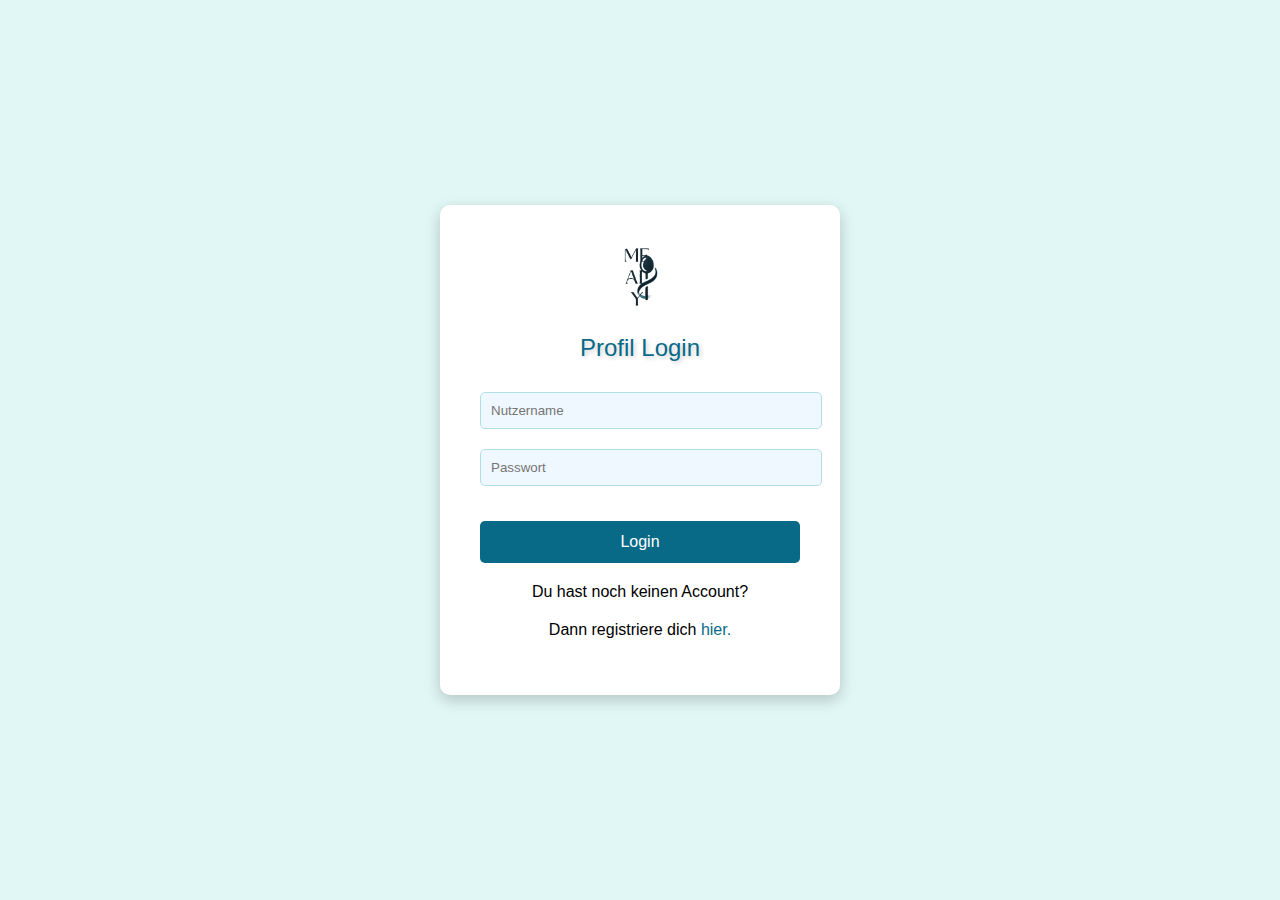
<file: Frontend/mosbach-tasks-web-main/public/index.html>
<!DOCTYPE html>
<html>
<head>
    <meta charset="utf-8" />
    <meta http-equiv="refresh" content="0; url=tasks/Login.html" />
    <title>Mealy</title>
</head>
<body>
<script>location.replace("tasks/Login.html");</script>
</body>
</html>
</file>
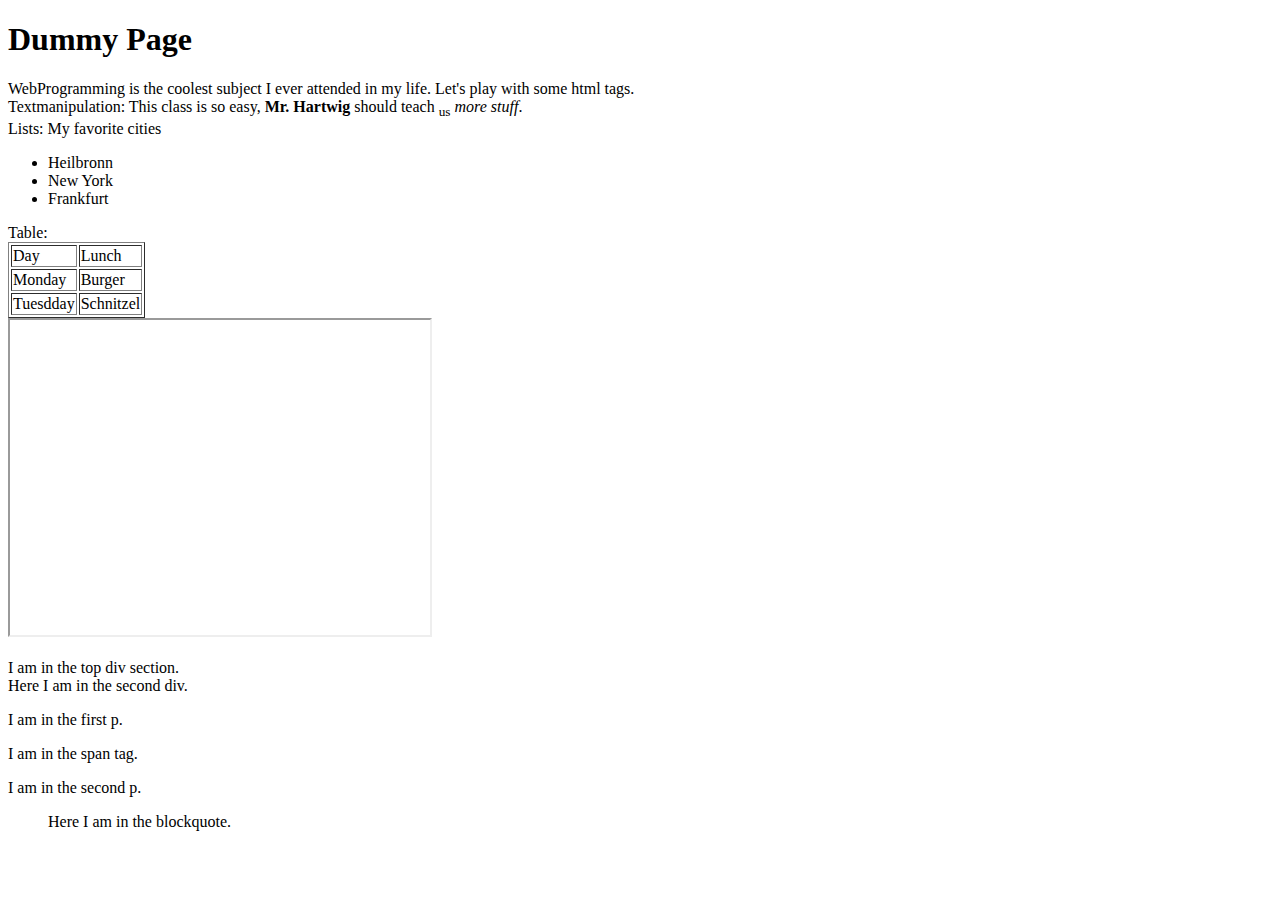
<file: Frontend/mosbach-tasks-web-main/public/dummy/DummyPage.html>
<!DOCTYPE html>
<html>
<head>
<meta charset="UTF-8">
<title>Mosbach Task Organizer</title>
</head>

<body>

<h1>Dummy Page</h1>

WebProgramming is the coolest subject I ever attended in my life.

Let's play with some html tags.<br/>
Textmanipulation: This class is so easy, <b>Mr. Hartwig</b> should
teach <sub>us</sub> <em>more stuff</em>.<br/>
Lists: My favorite cities<br/>
<ul>
    <li>Heilbronn</li>
    <li>New York</li>
    <li>Frankfurt</li>
</ul>
Table: <br/>
<table border="true">
    <thead>
        <td>Day</td><td>Lunch</td>
    </thead>
    <tbody>
        <tr>
            <td>Monday</td><td>Burger</td>
        </tr>
        <tr>
            <td>Tuesdday</td><td>Schnitzel</td>
        </tr>
    </tbody>
</table>

<iframe width="420" height="315"
        src="https://www.youtube.com/embed/tgbNymZ7vqY">
</iframe>

<br/><br/>

<div>
    I am in the top div section.
    <div>
        Here I am in the second div.
        <p>I am in the first p.</p>
        <span>I am in the span tag.</span>
        <p>I am in the second p.</p>
    </div>
    <blockquote>
        Here I am in the blockquote.
    </blockquote>
</div>






</body>
</html>
</file>
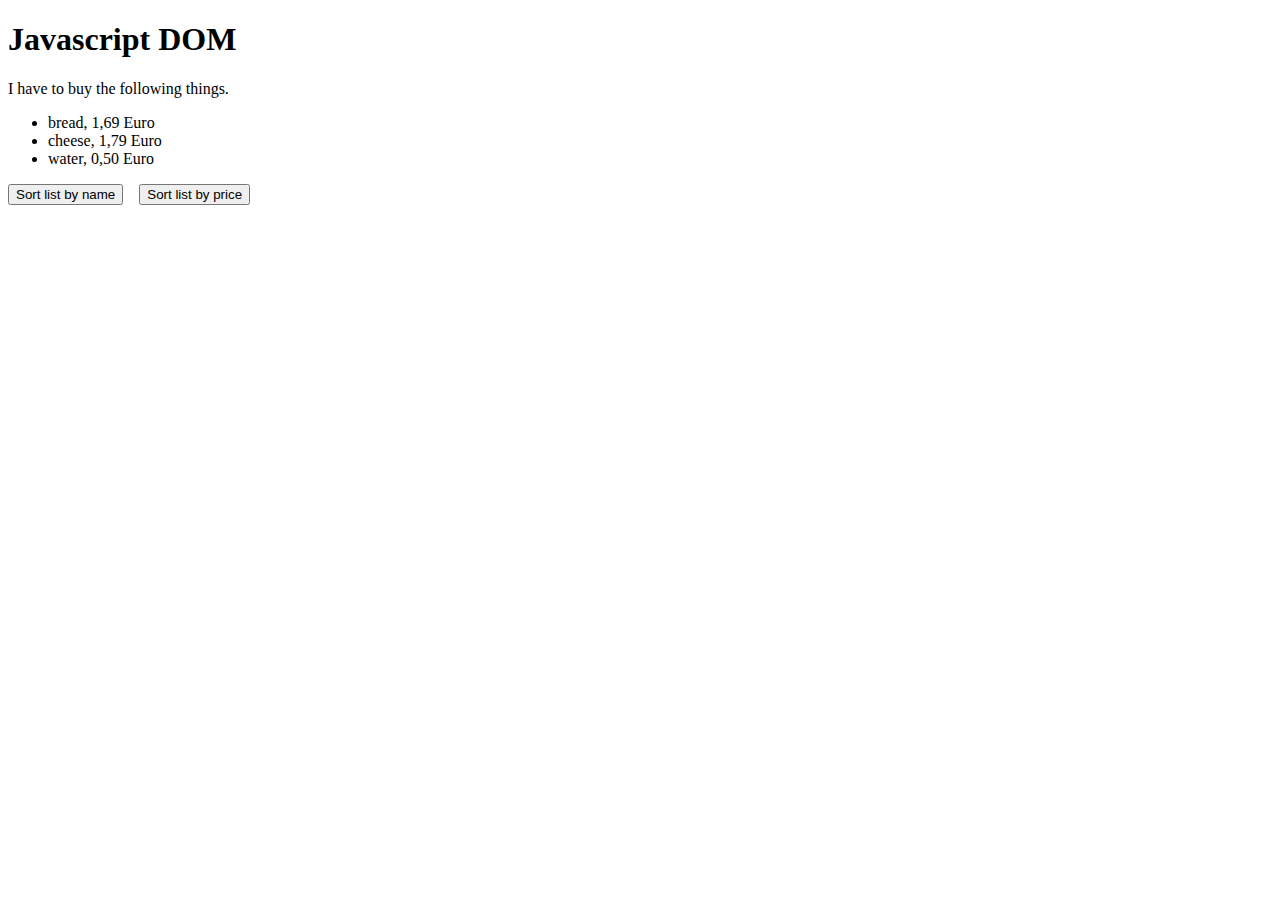
<file: Frontend/mosbach-tasks-web-main/public/dummy/JSDOM.html>
<!DOCTYPE html>
<html>
<head>
<meta charset="UTF-8">
<title>Mosbach Task Organizer</title>
</head>

<body>

<h1>Javascript DOM</h1>

<script>
    function sortShoppingList(choice) {
        var ul = document.getElementById("shoppinglist");
        // debugger;
        // console.log("You have chosen : " + choice);
        if (choice == 1) {
            ul.innerHTML = "<li>bread, 1,69 Euro</li><li>cheese, 1,79 Euro</li><li>water, 0,50 Euro</li>";
        }
        else {
            ul.innerHTML = "<li>water, 0,50 Euro</li><li>bread, 1,69 Euro</li><li>cheese, 1,79 Euro</li>";
        }
    }
</script>

I have to buy the following things.
<ul id="shoppinglist">
    <li>bread, 1,69 Euro</li>
    <li>cheese, 1,79 Euro</li>
    <li>water, 0,50 Euro</li>
</ul>
<button onclick="sortShoppingList(1)">Sort list by name</button> &nbsp;&nbsp;
<button onclick="sortShoppingList(2)">Sort list by price</button>



</body>
</html>
</file>
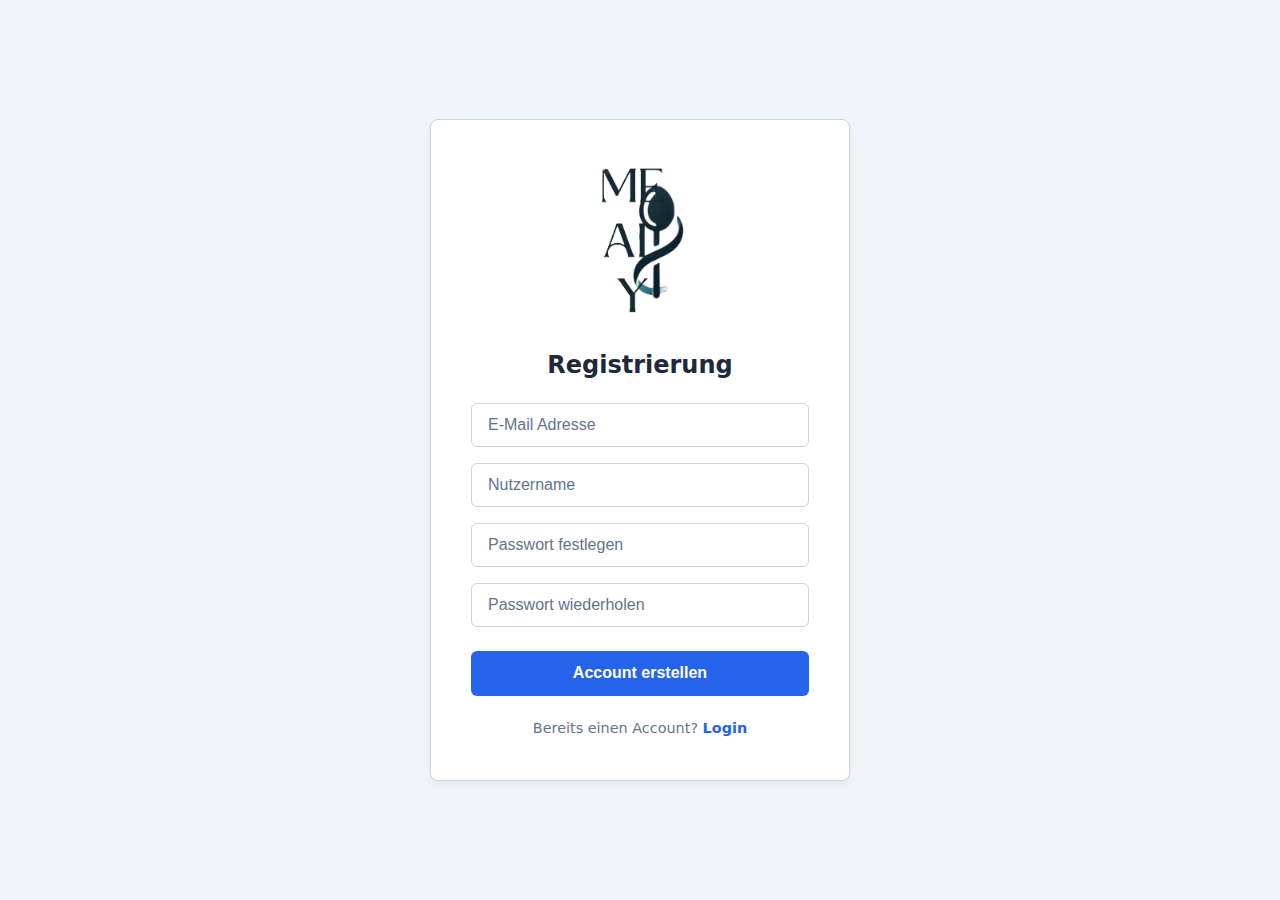
<file: Frontend/mosbach-tasks-web-main/public/tasks/AccountErstellen.html>
<!DOCTYPE html>
<html lang="de">
<head>
  <meta charset="UTF-8">
  <meta http-equiv="X-UA-Compatible" content="IE=edge">
  <meta name="viewport" content="width=device-width, initial-scale=1.0">
  <title>Registrierung - Mealy</title>
  <link rel="stylesheet" href="../css/register.css">
  <link rel="icon" href="../Logo/Mealy-Favicon.ico" type="image/x-icon">
  <script src="../js/jquery-3.6.0.min.js"></script>
  <script src="../js/config.js"></script>
  <script src="../js/AccountErstellen.js"></script>

</head>

<body>
<div class="registration-box">
  <div class="logo">
    <img src="../Logo/Mealy-Logo1.png" alt="Mealy Logo">
  </div>
  <div class="registration-header">
    <header>Registrierung</header>
  </div>

  <form id="registrationForm">
    <div class="input-type">
      <input type="email" class="input-field" id="email" placeholder="E-Mail Adresse" autocomplete="off" required>
    </div>
    <div class="input-box">
      <input type="text" class="input-field" id="username" placeholder="Nutzername" autocomplete="off" required>
    </div>
    <div class="input-box">
      <input type="password" class="input-field" id="password" placeholder="Passwort festlegen" autocomplete="off" required>
    </div>
    <div class="input-box">
      <input type="password" class="input-field" id="passwordConfirm" placeholder="Passwort wiederholen" autocomplete="off" required>
    </div>
    <div class="input-action">
      <button type="submit" id="submit" class="action-btn">Account erstellen</button>
    </div>
  </form>

  <div class="Login-link">
    <p>Bereits einen Account? <a href="Login.html">Login</a></p>
  </div>
</div>


</body>
</html>
</file>
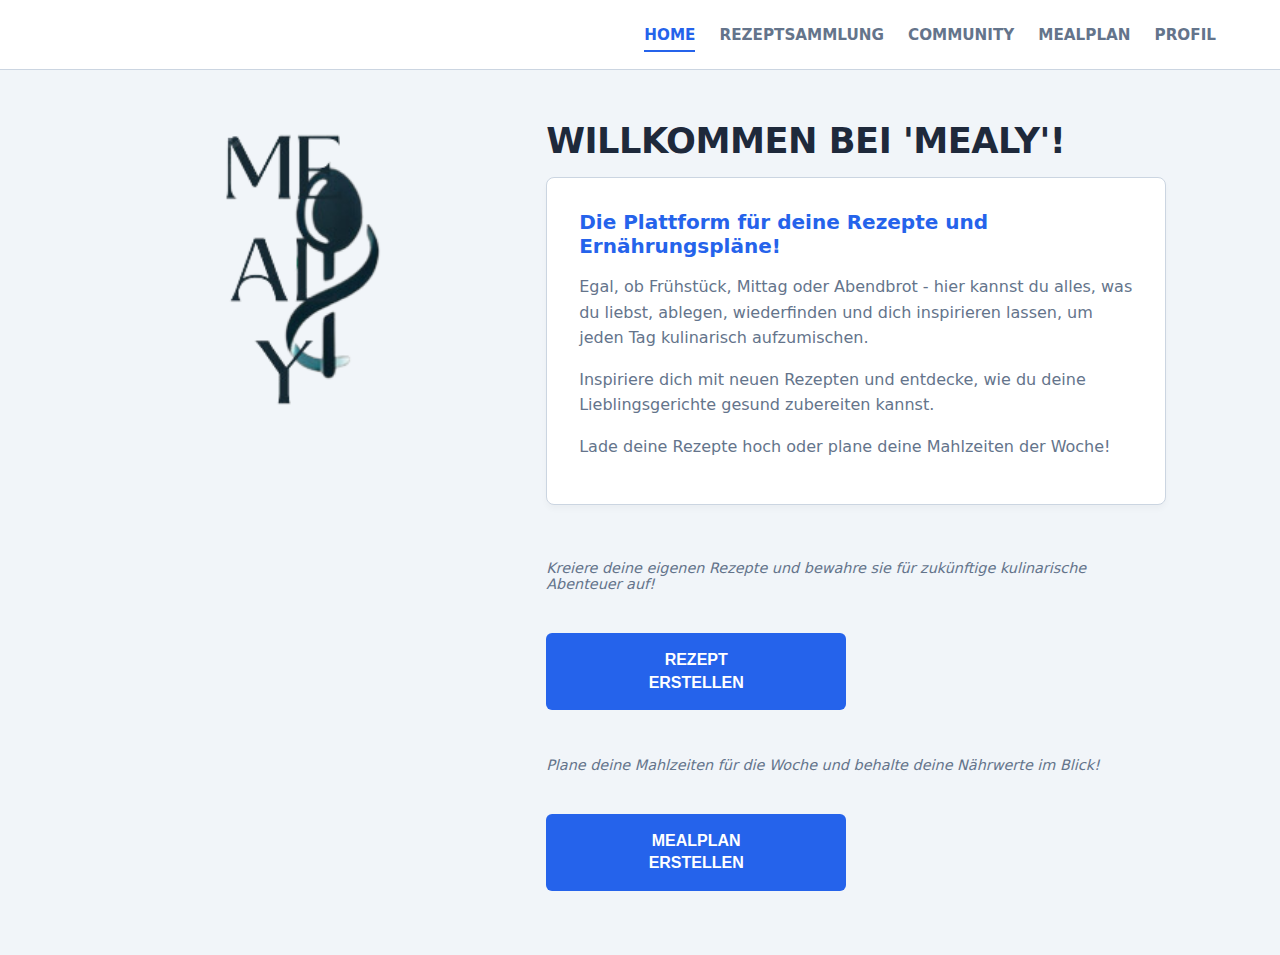
<file: Frontend/mosbach-tasks-web-main/public/tasks/Hompage2.html>
<!DOCTYPE html>
<html lang="de">
<head>
  <meta charset="UTF-8">
  <meta http-equiv="X-UA-Compatible" content="IE=edge">
  <meta name="viewport" content="width=device-width, initial-scale=1.0">
  <title>Willkommen bei Mealy</title>
  <link rel="stylesheet" href="../css/myHomepage2.css">
  <link rel="icon" href="../Logo/Mealy-Favicon.ico">
</head>
<body>
<header>
  <nav class="navbar">
    <ul>
      <li><a href="Hompage2.html" class="active">HOME</a></li>
      <li><a href="RecipeCollection.html">REZEPTSAMMLUNG</a></li>
      <li><a href="SharedRecipes.html">COMMUNITY</a></li>
      <li><a href="Mealplan.html">MEALPLAN</a></li>
      <li><a href="Profile.html">PROFIL</a></li>
    </ul>
  </nav>
</header>

<div class="homepage-container">
  <div class="logo-container">
    <img src="../Logo/Mealy-Logo1.png" alt="Mealy Logo" class="logo">
  </div>
  <div class="content-container">
    <div class="welcome-message">
      <h1>WILLKOMMEN BEI 'MEALY'!</h1>
    </div>
    <section class="content">
      <h2>Die Plattform für deine Rezepte und Ernährungspläne!</h2>
      <p>Egal, ob Frühstück, Mittag oder Abendbrot - hier kannst du alles, was du liebst, ablegen, wiederfinden und dich inspirieren lassen, um jeden Tag kulinarisch aufzumischen.</p>
      <p>Inspiriere dich mit neuen Rezepten und entdecke, wie du deine Lieblingsgerichte gesund zubereiten kannst.</p>
      <p>Lade deine Rezepte hoch oder plane deine Mahlzeiten der Woche!</p>
    </section>
    <div class="action-container">
      <div class="action-buttons">
        <div class="action-description">
          <p>Kreiere deine eigenen Rezepte und bewahre sie für zukünftige kulinarische Abenteuer auf!</p>
        </div>
        <button class="action-btn" onclick="window.location.href='Recipe.html'">REZEPT<br>ERSTELLEN</button>
        <div class="action-description">
          <p>Plane deine Mahlzeiten für die Woche und behalte deine Nährwerte im Blick!</p>
        </div>
        <button class="action-btn" onclick="window.location.href='Mealplan.html'">MEALPLAN<br>ERSTELLEN</button>
      </div>
    </div>
  </div>
</div>
</body>
</html>
</file>
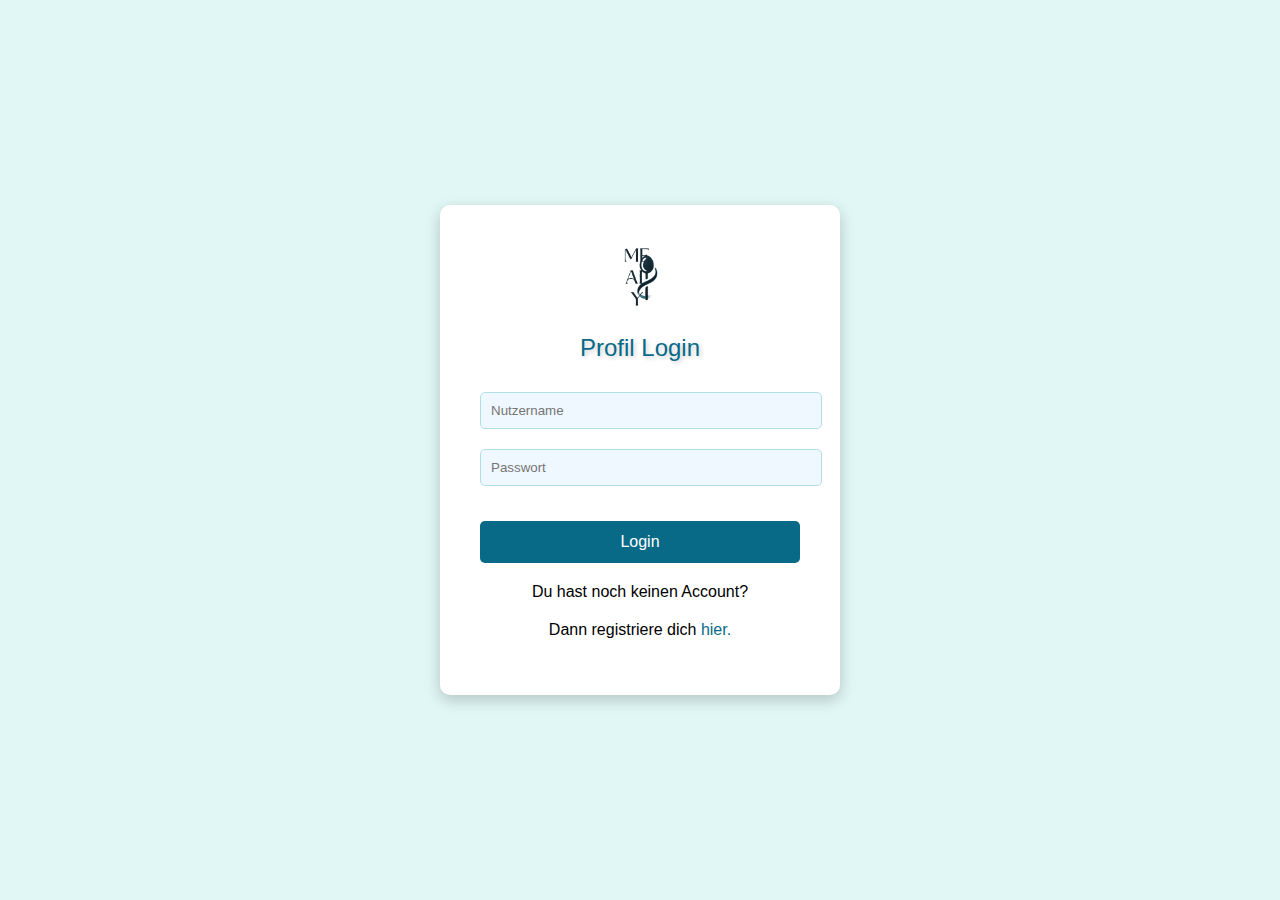
<file: Frontend/mosbach-tasks-web-main/public/tasks/Login.html>
<!DOCTYPE html>
<html lang="de">
<head>
    <meta charset="UTF-8">
    <meta http-equiv="X-UA-Compatible" content="IE=edge">
    <meta name="viewport" content="width=device-width, initial-scale=1.0">
    <title>Login Mealy</title>
    <link rel="stylesheet" href="../css/myTasks.css">
    <link rel="icon" href="../Logo/Mealy-Favicon.ico" type="image/x-icon">
    <script src="../js/jquery-3.6.0.min.js"></script>
    <script src="../js/config.js"></script>
    <script src="../js/Login.js"></script>
</head>
<body>
<div class="login-box">
    <div class="logo">
        <img src="../Logo/Mealy-Logo1.png" alt="Mealy Logo">
    </div>
    <div class="login-header">
        <header>Profil Login</header>
    </div>
    <div class="input-type">
        <input type="text" id="userName" class="input-field" placeholder="Nutzername" autocomplete="off" required>
    </div>
    <div class="input-box">
        <input type="password" id="password" class="input-field" placeholder="Passwort" autocomplete="off" required>
    </div>
    <div class="input-submit">
        <button id="submitLogin" class="submit-btn">Login</button>
    </div>
    <div class="sign-up-link">
        <p>Du hast noch keinen Account?</p>
        <p>Dann registriere dich<a href="AccountErstellen.html"> hier.</a></p>
    </div>
</div>

</body>
</html>
</file>
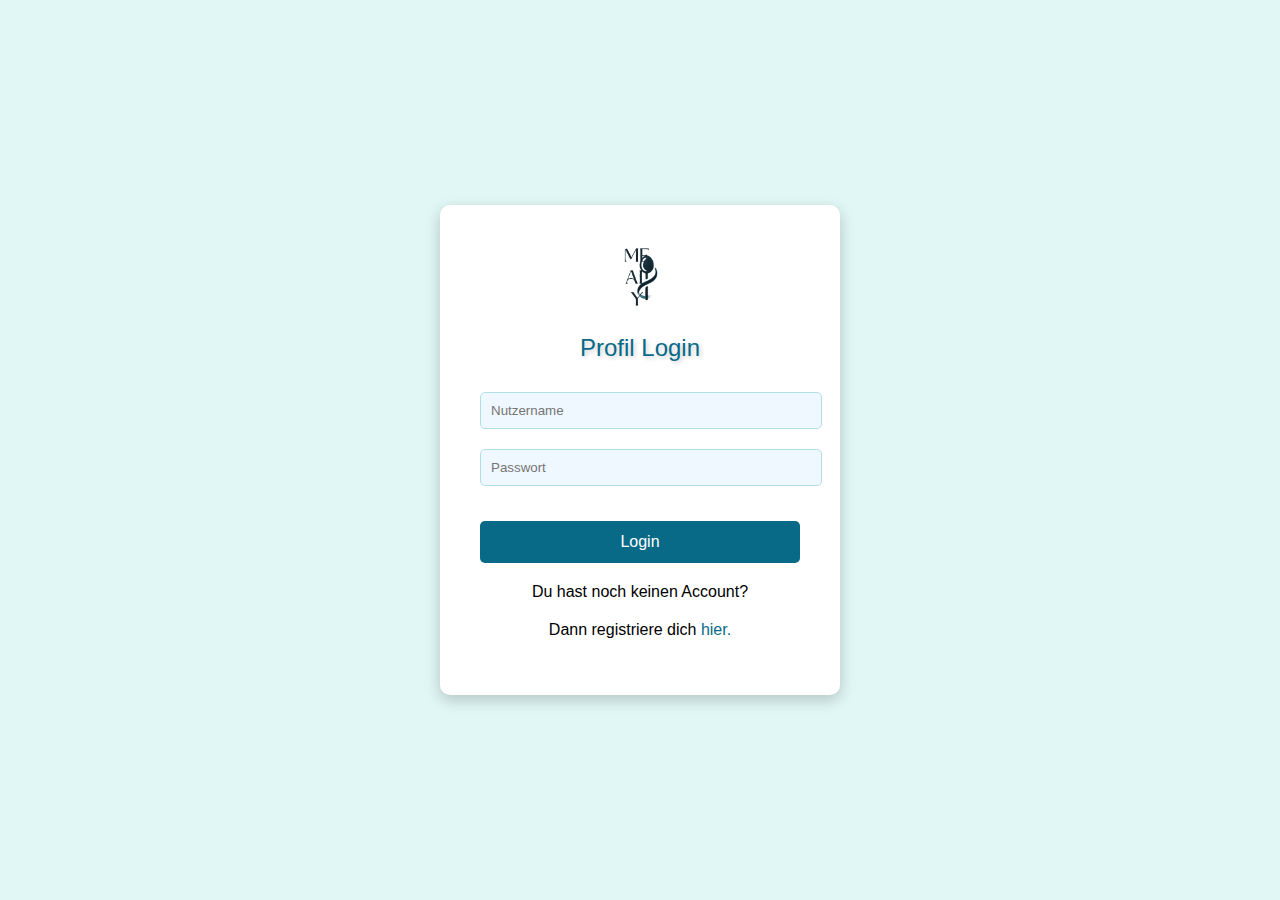
<file: Frontend/mosbach-tasks-web-main/public/tasks/RecipeDetail.html>
<!DOCTYPE html>
<html lang="de">
<head>
    <meta charset="UTF-8">
    <meta http-equiv="X-UA-Compatible" content="IE=edge">
    <meta name="viewport" content="width=device-width, initial-scale=1.0">
    <title>Rezeptdetails - Mealy</title>
    <link rel="stylesheet" href="../css/recipeDetail.css">
    <link rel="icon" href="../Logo/Mealy-Favicon.ico">
    <script src="../js/jquery-3.6.0.min.js"></script>
    <script src="../js/config.js"></script>
    <script src="../js/recipeDetail.js"></script>
</head>
<body>

<div class="recipe-detail-container">
    <h1 id="recipe-name"></h1>

    <img id="recipe-image" alt="Rezeptbild" style="display:none;" />

    <div id="nutrition-container" class="nutrition-box" style="display:none;">
        <h3>Nährwerte</h3>
        <div class="nutrition-grid">
            <div class="nutrition-item"><strong>Kalorien</strong><span id="nutri-cal">-</span> kcal</div>
            <div class="nutrition-item"><strong>Protein</strong><span id="nutri-prot">-</span> g</div>
            <div class="nutrition-item"><strong>Kohlenhydrate</strong><span id="nutri-carb">-</span> g</div>
            <div class="nutrition-item"><strong>Fett</strong><span id="nutri-fat">-</span> g</div>
        </div>
    </div>

    <p id="recipe-description"></p>
    <h3>Zutaten:</h3>
    <ul id="ingredient-list"></ul>
    <button id="delete-recipe-btn">Rezept löschen</button>
    <button id="shareRecipeBtn" class="btn-secondary">Mit Community teilen</button>
    <button id="unshareRecipeBtn" class="btn-secondary" style="display:none;">Nicht mehr teilen</button>

</div>

<a href="RecipeCollection.html" id="backToRecipes" class="backToRecipes">&larr; Zurück zur Rezeptsammlung</a>


</body>
</html>
</file>
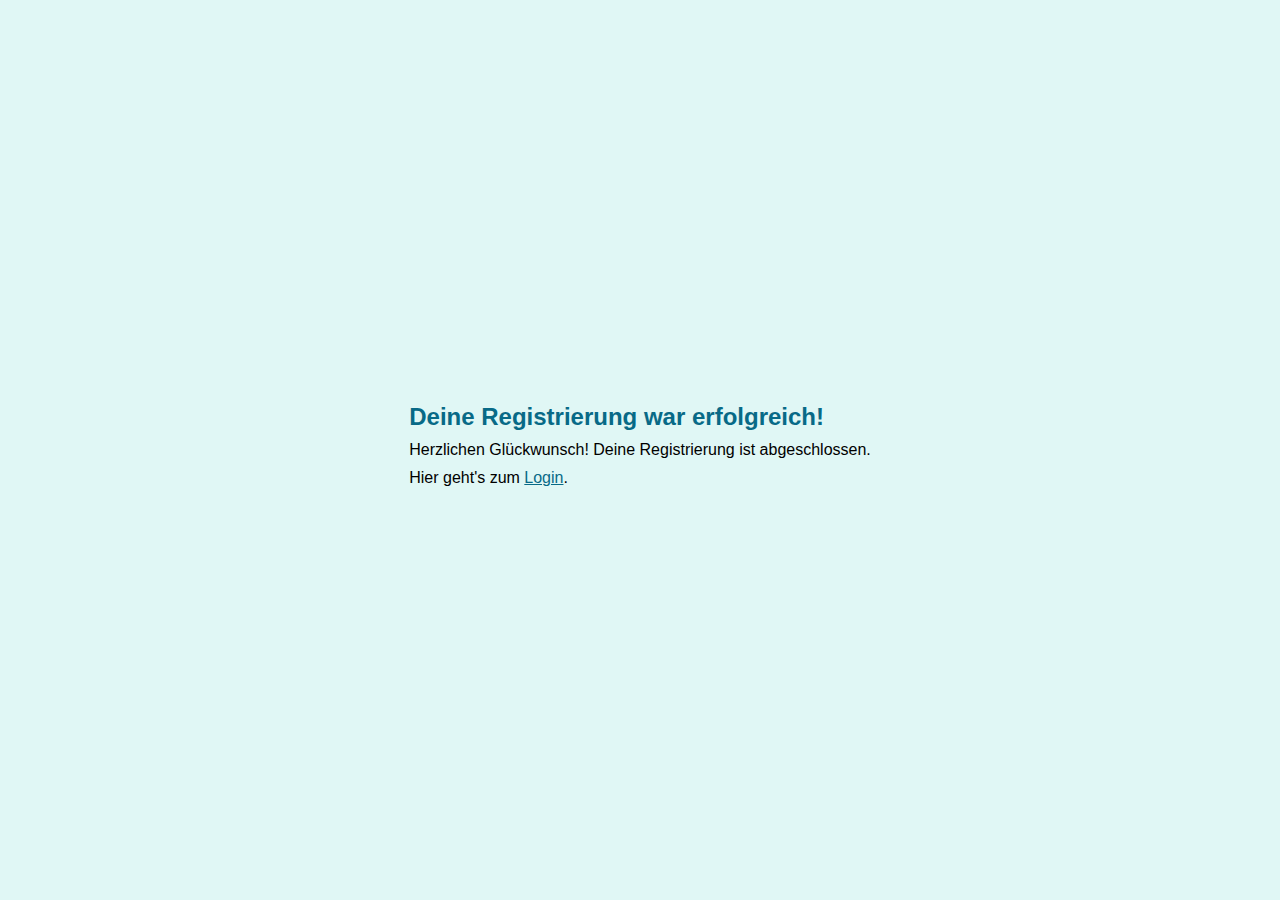
<file: Frontend/mosbach-tasks-web-main/public/tasks/RegistBestaetigung.html>
<!DOCTYPE html>
<html lang="de">
<head>
  <meta charset="UTF-8">
  <meta http-equiv="X-UA-Compatible" content="IE=edge">
  <meta name="viewport" content="width=device-width, initial-scale=1.0">
  <title>Registrierung - Mealy</title>
  <link rel="stylesheet" href="../css/myRegistBestaetigung.css">
  <link rel="icon" href="../Logo/Mealy-Favicon.ico" type="image/x-icon">
</head>
<body>
<div class="registration-container">
  <h1>Deine Registrierung war erfolgreich!</h1>
  <p>Herzlichen Glückwunsch! Deine Registrierung ist abgeschlossen.</p>
  <p>Hier geht's zum <a href="Login.html">Login</a>.</p>

  <div class="error-message" style="display: none;">
    <h2>Registrierung fehlgeschlagen</h2>
    <p>Es gab ein Problem mit deiner Registrierung. Bitte versuche es erneut.</p>
    <a href="AccountErstellen.html" class="retry-link">Zurück zur Registrierung</a>
  </div>
</div>

</body>
</html>
</file>
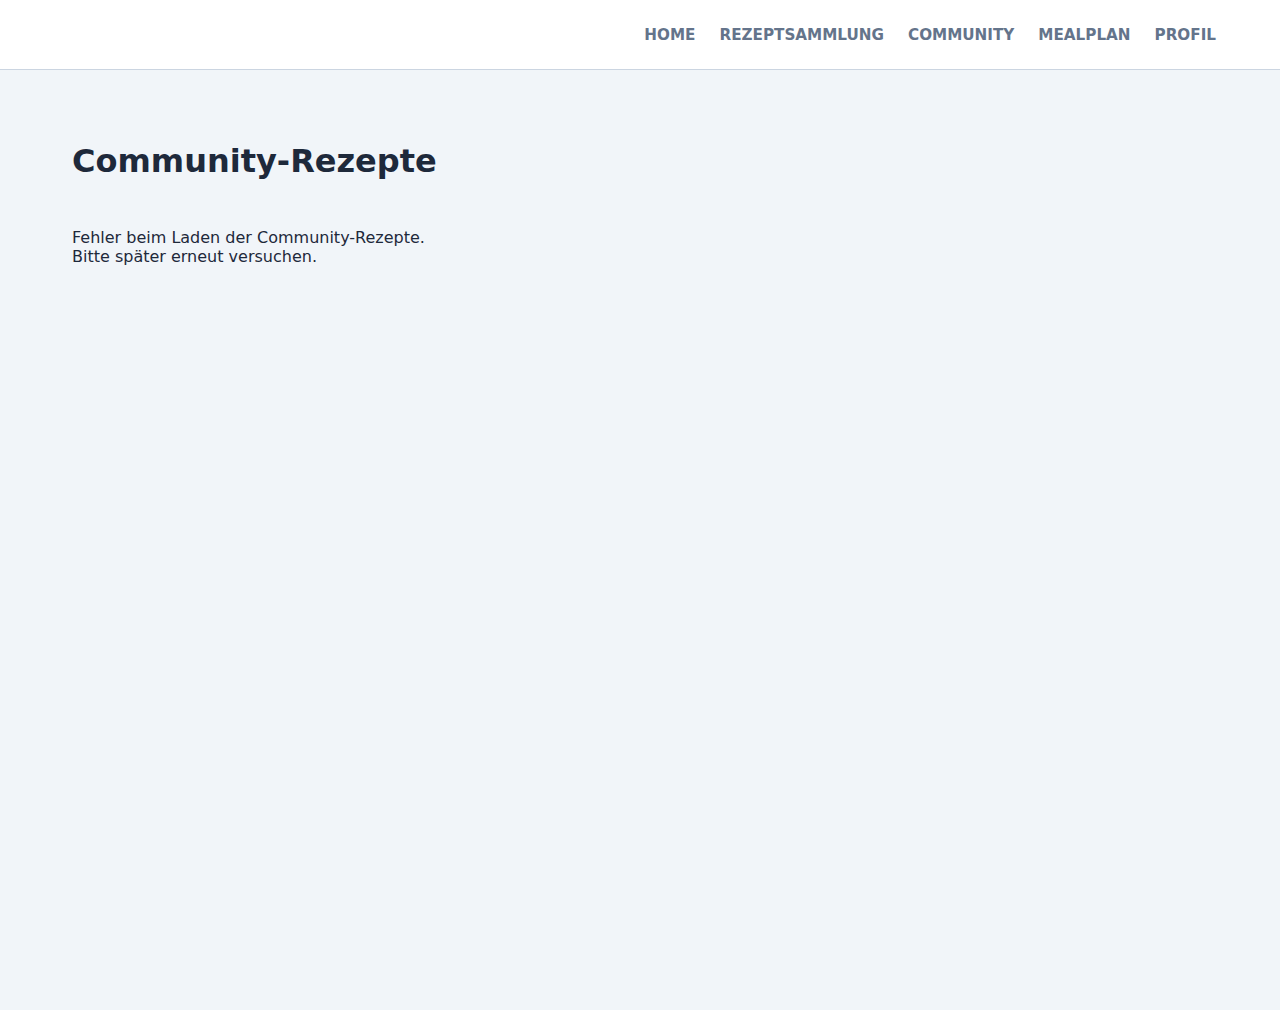
<file: Frontend/mosbach-tasks-web-main/public/tasks/SharedRecipeDetail.html>
<!DOCTYPE html>
<html lang="de">
<head>
  <meta charset="UTF-8" />
  <meta http-equiv="X-UA-Compatible" content="IE=edge" />
  <meta name="viewport" content="width=device-width, initial-scale=1.0" />
  <title>Community-Rezeptdetails - Mealy</title>

  <link rel="icon" href="../Logo/Mealy-Favicon.ico" />
  <link rel="stylesheet" href="../css/sharedRecipeDetail.css" />
  <link rel="stylesheet" href="../css/sharedRecipes.css" />

  <script src="../js/jquery-3.6.0.min.js"></script>
  <script src="../js/config.js"></script>
  <script src="../js/sharedRecipeDetail.js"></script>
</head>
<body>

<header>
  <nav class="navbar">
    <ul>
      <li><a href="Hompage2.html">HOME</a></li>
      <li><a href="RecipeCollection.html">REZEPTSAMMLUNG</a></li>
      <li><a href="SharedRecipes.html">COMMUNITY</a></li>
      <li><a href="Mealplan.html">MEALPLAN</a></li>
      <li><a href="Profile.html">PROFIL</a></li>
    </ul>
  </nav>
</header>

<main class="page">
  <div class="recipe-detail-container">
    <h1 id="recipe-name"></h1>

    <img id="recipe-image" class="recipe-image" alt="Rezeptbild" style="display:none;" />

    <p id="recipe-description"></p>

    <h3>Zutaten:</h3>
    <ul id="ingredient-list"></ul>

    
    <div class="rating-section">
      <h3>Bewertungen:</h3>

      <div class="rating-summary">
        <div class="rating-display">
          <span>★</span> <span id="avgRating">0.0</span>
          <span class="rating-count" id="ratingCount">(0)</span>
        </div>

        <button id="openRatingModal" class="rate-btn" type="button">Bewerten</button>
      </div>

      <div id="ratingList" class="rating-list"></div>
    </div>

<div class="footer-links">
      <a href="SharedRecipes.html" id="backToShared">&larr; Zurück zu Community-Rezepten</a>
    </div>
  </div>
</main>


<div id="ratingModal" class="modal-overlay" style="display: none;">
  <div class="modal-content">
    <span class="close-modal">&times;</span>

    <h2 id="modalRecipeTitle">Rezept bewerten</h2>
    <p class="modal-subtitle">Wie hat es dir geschmeckt?</p>

    <form id="ratingForm">
      <input type="hidden" id="ratingRecipeId" name="recipe_id">

      <div class="star-rating-input">
        <input type="radio" id="star5" name="rating" value="5"><label for="star5" title="5 Sterne">★</label>
        <input type="radio" id="star4" name="rating" value="4"><label for="star4" title="4 Sterne">★</label>
        <input type="radio" id="star3" name="rating" value="3"><label for="star3" title="3 Sterne">★</label>
        <input type="radio" id="star2" name="rating" value="2"><label for="star2" title="2 Sterne">★</label>
        <input type="radio" id="star1" name="rating" value="1"><label for="star1" title="1 Stern">★</label>
      </div>

      <div class="form-group">
        <label for="ratingComment">Deine Meinung (optional):</label>
        <textarea id="ratingComment" rows="4" placeholder="Was mochtest du besonders?"></textarea>
      </div>

      <button type="submit" class="submit-rating-btn">Bewertung absenden</button>
    </form>
  </div>
</div>

</body>
</html>
</file>
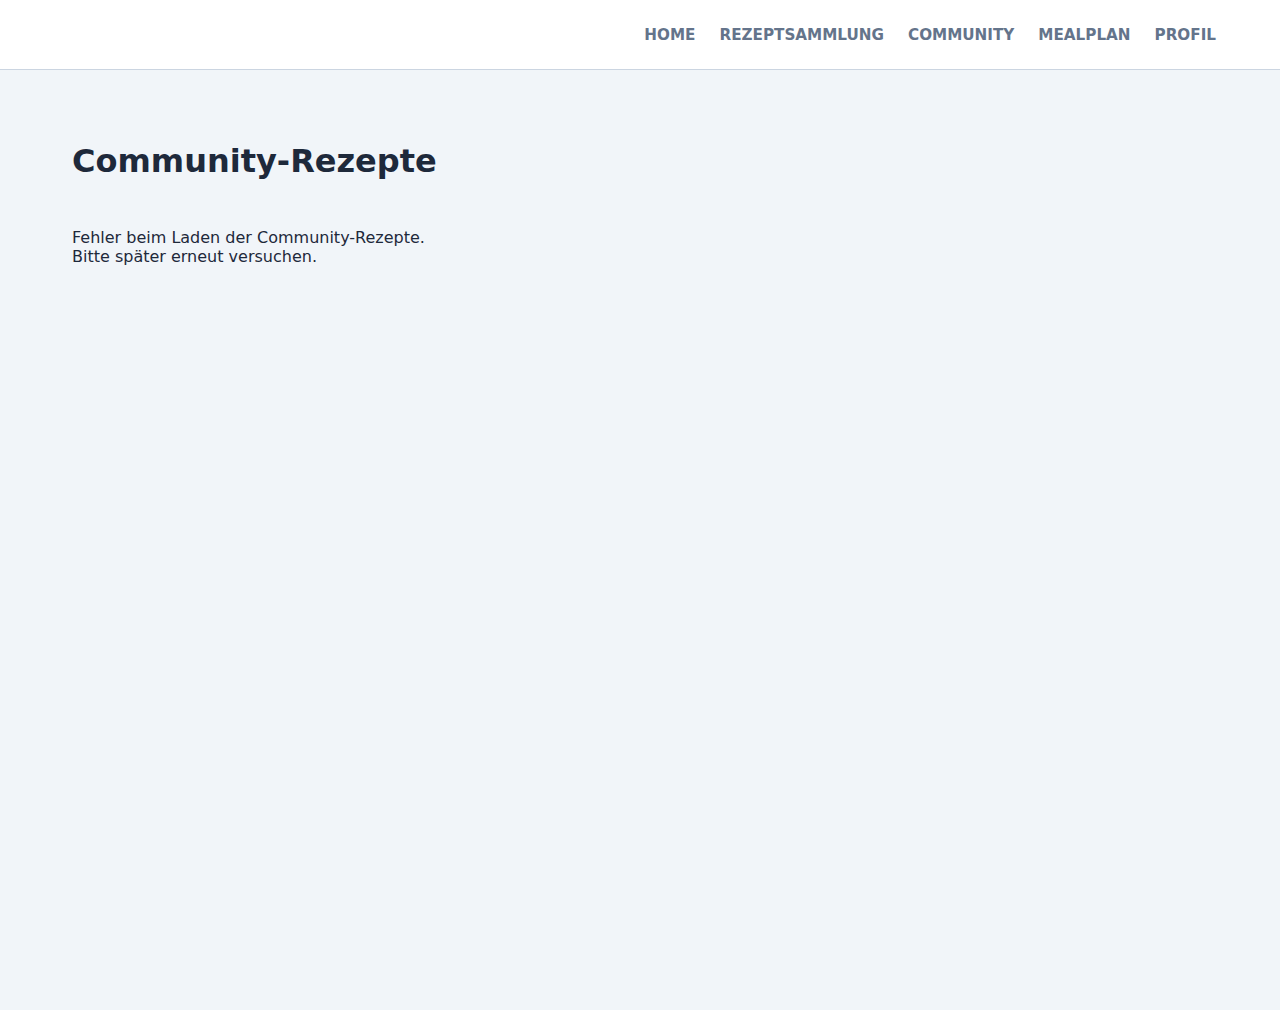
<file: Frontend/mosbach-tasks-web-main/public/tasks/SharedRecipes.html>
<!DOCTYPE html>
<html lang="de">
<head>
    <meta charset="UTF-8">
    <meta http-equiv="X-UA-Compatible" content="IE=edge">
    <meta name="viewport" content="width=device-width, initial-scale=1.0">
    <title>Community-Rezepte - Mealy</title>
    
    <link rel="stylesheet" href="../css/myRecipeCollection.css">
    <link rel="stylesheet" href="../css/sharedRecipes.css">
    
    <link rel="icon" href="../Logo/Mealy-Favicon.ico">
    <script src="../js/jquery-3.6.0.min.js"></script>
    <script src="../js/config.js"></script>
    <script src="../js/SharedRecipes.js"></script>
</head>
<body>

<header>
    <nav class="navbar">
        <ul>
            <li><a href="Hompage2.html">HOME</a></li>
            <li><a href="RecipeCollection.html">REZEPTSAMMLUNG</a></li>
            <li><a href="SharedRecipes.html">COMMUNITY</a></li>
            <li><a href="Mealplan.html">MEALPLAN</a></li>
            <li><a href="Profile.html">PROFIL</a></li>
        </ul>
    </nav>
</header>

<div class="recipe-container">
    <h1 class="recipe-title shared-title">Community-Rezepte</h1>
    
    <div id="shared-list" class="recipe-list"></div>
</div>

<div id="ratingModal" class="modal-overlay" style="display: none;">
    <div class="modal-content">
        <span class="close-modal">&times;</span>
        
        <h2 id="modalRecipeTitle">Rezept bewerten</h2>
        <p class="modal-subtitle">Wie hat es dir geschmeckt?</p>

        <form id="ratingForm">
            <input type="hidden" id="ratingRecipeId" name="recipe_id">
            <input type="hidden" id="ratingRecipeName" name="recipe_name">

            <div class="star-rating-input">
                <input type="radio" id="star5" name="rating" value="5"><label for="star5" title="5 Sterne">★</label>
                <input type="radio" id="star4" name="rating" value="4"><label for="star4" title="4 Sterne">★</label>
                <input type="radio" id="star3" name="rating" value="3"><label for="star3" title="3 Sterne">★</label>
                <input type="radio" id="star2" name="rating" value="2"><label for="star2" title="2 Sterne">★</label>
                <input type="radio" id="star1" name="rating" value="1"><label for="star1" title="1 Stern">★</label>
            </div>

            <div class="form-group">
                <label for="ratingComment">Deine Meinung (optional):</label>
                <textarea id="ratingComment" rows="4" placeholder="Was mochtest du besonders?"></textarea>
            </div>

            <button type="submit" class="submit-rating-btn">Bewertung absenden</button>
        </form>
    </div>
</div>

</body>
</html>
</file>
<file: Frontend/mosbach-tasks-web-main/public/css/register.css>
/* =========================================
   Mealy – Clean Blue Style
   Simpel, modern, funktional.
   ========================================= */

:root {
    /* Farben definieren */
    --primary-blue: #2563eb;       /* Kräftiges, modernes Blau */
    --primary-hover: #1d4ed8;      /* Dunkleres Blau für Mouse-Over */
    --bg-page: #f1f5f9;            /* Sehr helles Grau-Blau als Hintergrund */
    --bg-card: #ffffff;            /* Weiß für die Box */
    --text-main: #1e293b;          /* Dunkles Anthrazit für Text */
    --text-muted: #64748b;         /* Grau für Nebentexte */
    --border-light: #cbd5e1;       /* Helle Rahmen */
}

/* Grundlegendes Reset */
*, *::before, *::after {
    box-sizing: border-box;
}

html, body {
    height: 100%;
}

body {
    margin: 0;
    font-family: 'Segoe UI', system-ui, -apple-system, sans-serif;
    background-color: var(--bg-page);
    color: var(--text-main);
    display: flex;
    align-items: center;
    justify-content: center;
    padding: 1rem;
}

/* ================================
   Die Box (Login / Registrierung)
   ================================ */
.registration-box,
.login-box {
    width: 100%;
    max-width: 420px;
    background: var(--bg-card);
    padding: 2.5rem;
    border-radius: 8px; /* Leicht abgerundete Ecken */
    box-shadow: 0 4px 6px rgba(0, 0, 0, 0.05); /* Ganz dezenter Schatten */
    border: 1px solid var(--border-light);
}

/* Logo zentrieren */
.logo {
    text-align: center;
    margin-bottom: 1.5rem;
}

.logo img {
    max-width: 150px;
    height: auto;
}

/* Überschrift */
.registration-header header,
.login-header header {
    text-align: center;
    margin: 0 0 1.5rem 0;
    font-size: 1.5rem;
    font-weight: 600;
    color: var(--text-main);
}

/* ================================
   Formular & Inputs
   ================================ */
form {
    display: flex;
    flex-direction: column;
    gap: 1rem; /* Abstand zwischen den Feldern */
}

.input-box, 
.input-type {
    width: 100%;
}

.input-field {
    width: 100%;
    padding: 0.75rem 1rem;
    font-size: 1rem;
    color: var(--text-main);
    background-color: #fff;
    border: 1px solid var(--border-light);
    border-radius: 6px;
    outline: none;
    transition: border-color 0.2s ease;
}

.input-field::placeholder {
    color: var(--text-muted);
}

/* Fokus-Effekt: Hier kommt das Blau ins Spiel */
.input-field:focus {
    border-color: var(--primary-blue);
    box-shadow: 0 0 0 3px rgba(37, 99, 235, 0.1); /* Leichter blauer Schein */
}

/* ================================
   Buttons
   ================================ */
.action-btn,
.submit-btn {
    width: 100%;
    padding: 0.85rem;
    margin-top: 0.5rem;
    font-size: 1rem;
    font-weight: 600;
    color: white;
    background-color: var(--primary-blue);
    border: none;
    border-radius: 6px;
    cursor: pointer;
    transition: background-color 0.2s ease;
}

.action-btn:hover,
.submit-btn:hover {
    background-color: var(--primary-hover);
}

/* ================================
   Links unten
   ================================ */
.Login-link,
.sign-up-link {
    text-align: center;
    margin-top: 1.5rem;
    font-size: 0.9rem;
    color: var(--text-muted);
}

.Login-link p,
.sign-up-link p {
    margin: 0.25rem 0;
}

.Login-link a,
.sign-up-link a {
    color: var(--primary-blue);
    text-decoration: none;
    font-weight: 600;
}

.Login-link a:hover,
.sign-up-link a:hover {
    text-decoration: underline;
}

/* Responsive Anpassung für Handys */
@media (max-width: 480px) {
    .registration-box,
    .login-box {
        padding: 1.5rem;
        box-shadow: none;
        border: none;
        background: transparent;
    }
    
    .input-field {
        border: 1px solid #ccc;
    }
}
</file>
<file: Frontend/mosbach-tasks-web-main/public/css/myHomepage2.css>
/* =========================================
   Mealy – Homepage (Clean Blue Style)
   Simpel, modern, funktional.
   ========================================= */

:root {
    /* Identische Farben wie beim Login */
    --primary-blue: #2563eb;       /* Hauptfarbe Blau */
    --primary-hover: #1d4ed8;      /* Dunkleres Blau (Hover) */
    --bg-page: #f1f5f9;            /* Helles Grau-Blau (Hintergrund) */
    --bg-card: #ffffff;            /* Weiß (Container/Nav) */
    --text-main: #1e293b;          /* Dunkles Anthrazit (Text) */
    --text-muted: #64748b;         /* Grau (Nebentext) */
    --border-light: #cbd5e1;       /* Helle Rahmen */
}

/* Reset & Grundlayout */
*, *::before, *::after {
    box-sizing: border-box;
}

html, body {
    height: 100%;
}

body {
    margin: 0;
    font-family: 'Segoe UI', system-ui, -apple-system, sans-serif;
    background-color: var(--bg-page);
    color: var(--text-main);
    /* Flexbox entfernt, damit Header oben fixiert bleibt und Seite scrollt */
    display: block; 
}

/* =====================================
   Navbar
   ===================================== */
header {
    position: fixed;
    top: 0;
    left: 0;
    right: 0;
    z-index: 1000;
    background-color: var(--bg-card); /* Weiß */
    border-bottom: 1px solid var(--border-light);
    height: 70px; /* Feste Höhe */
    display: flex;
    align-items: center;
}

.navbar {
    width: 100%;
    max-width: 1200px;
    margin: 0 auto;
    padding: 0 1.5rem;
    display: flex;
    justify-content: flex-end; /* Rechtsbündig oder center, je nach Geschmack */
}

/* Mobile: Zentrieren */
@media(max-width: 768px) {
    .navbar { justify-content: center; }
}

.navbar ul {
    list-style: none;
    margin: 0;
    padding: 0;
    display: flex;
    gap: 1.5rem;
}

.navbar ul li a {
    text-decoration: none;
    font-size: 0.95rem;
    font-weight: 600;
    color: var(--text-muted);
    padding: 0.5rem 0;
    position: relative;
    transition: color 0.2s ease;
}

/* Hover & Active Zustand: Einfach nur blau werden */
.navbar ul li a:hover,
.navbar ul li a.active {
    color: var(--primary-blue);
}

/* Kleiner blauer Strich unter dem aktiven Link */
.navbar ul li a.active::after {
    content: "";
    position: absolute;
    bottom: 0;
    left: 0;
    width: 100%;
    height: 2px;
    background-color: var(--primary-blue);
}

/* =====================================
   Hauptbereich (Hero)
   ===================================== */
.homepage-container {
    max-width: 1100px;
    margin: 0 auto;
    /* Abstand von oben wegen fixer Navbar + Luft */
    padding: 120px 1.5rem 4rem; 
    display: flex;
    align-items: flex-start; /* Oben bündig */
    gap: 4rem;
}

/* Logo-Spalte */
.logo-container {
    flex: 0 0 35%; /* Nimmt ca 1/3 der Breite */
    text-align: center;
    display: flex;
    justify-content: center;
}

.logo {
    width: 100%;
    max-width: 280px;
    height: auto;
    /* Kein Schatten mehr beim Logo für den cleanen Look */
}

/* Text-Spalte */
.content-container {
    flex: 1;
}

.welcome-message h1 {
    margin: 0 0 1rem;
    font-size: 2.2rem;
    font-weight: 700;
    color: var(--text-main);
    text-transform: uppercase;
    letter-spacing: -0.5px;
}

/* Inhalt als "Card" (Weiße Box) */
.content {
    background-color: var(--bg-card);
    border: 1px solid var(--border-light);
    border-radius: 8px;
    padding: 2rem;
    box-shadow: 0 4px 6px rgba(0,0,0,0.03); /* Sehr dezenter Schatten */
    margin-bottom: 2rem;
}

.content h2 {
    margin-top: 0;
    font-size: 1.25rem;
    color: var(--primary-blue); /* Akzentfarbe für Subheadline */
    margin-bottom: 1rem;
}

.content p {
    font-size: 1rem;
    line-height: 1.6;
    color: var(--text-muted);
    margin-bottom: 0.8rem;
}

/* =====================================
   Action-Bereich
   ===================================== */
.action-buttons {
    display: flex;
    flex-direction: column;
    gap: 1.5rem;
}

.action-description {
    font-size: 0.9rem;
    color: var(--text-muted);
    margin-bottom: 0.2rem;
    font-style: italic;
}

/* Die blauen Buttons */
.action-btn {
    display: inline-block;
    background-color: var(--primary-blue);
    color: #ffffff;
    border: none;
    border-radius: 6px;
    padding: 1rem 2rem;
    font-size: 1rem;
    font-weight: 600;
    cursor: pointer;
    text-align: center;
    line-height: 1.4;
    transition: background-color 0.2s ease;
    width: 100%;
    max-width: 300px; /* Nicht zu breit werden lassen */
}

.action-btn:hover {
    background-color: var(--primary-hover);
}

/* Layout für Button + Text Block */
.action-buttons > div:nth-child(odd) {
    /* Dies sind die Beschreibungen */
    margin-top: 0.5rem;
}

/* =====================================
   Responsive (Handy/Tablet)
   ===================================== */
@media (max-width: 900px) {
    .homepage-container {
        flex-direction: column;
        align-items: center;
        text-align: center;
        gap: 2rem;
    }

    .logo-container {
        flex: auto;
        margin-bottom: 1rem;
    }

    .welcome-message h1 {
        font-size: 1.8rem;
    }

    .action-btn {
        width: 100%;
        max-width: 100%;
    }
}
</file>
<file: Frontend/mosbach-tasks-web-main/public/css/myTasks.css>
body {
    font-family: Arial, sans-serif;
    background-color: #e0f7f5;
    display: flex;
    justify-content: center;
    align-items: center;
    height: 100vh;
    margin: 0;
}

.login-box {
    width: 320px;
    padding: 40px;
    background-color: #ffffff;
    border-radius: 10px;
    box-shadow: 0 5px 15px rgba(0, 0, 0, 0.2);
    text-align: center;
}

.logo img {
    width: 60px;
    margin-bottom: 20px;
}

.login-header header {
    font-size: 24px;
    color: #086A87;
    margin-bottom: 20px;
    text-shadow: 2px 2px 4px rgba(0, 0, 0, 0.2);
}

.input-type .input-field, .input-box .input-field {
    width: 100%;
    padding: 10px;
    margin: 10px 0;
    border: 1px solid #B0E0E6;
    border-radius: 5px;
    outline: none;
    background-color: #f0f8ff;
}

.input-type .input-field:focus, .input-box .input-field:focus {
    border-color: #6699CC;
}

.submit-btn {
    width: 100%;
    padding: 12px;
    background-color: #086A87;
    border: none;
    border-radius: 5px;
    color: white;
    font-size: 16px;
    cursor: pointer;
    margin-top: 25px;
}

.submit-btn:hover {
    background-color: #065A66;
}

.sign-up-link p {
    text-align: center;
    margin-top: 20px;
}

.sign-up-link a {
    color: #086A87;
    text-decoration: none;
    margin-top: 30px;
}

.sign-up-link a:hover {
    text-decoration: underline;
}
</file>
<file: Frontend/mosbach-tasks-web-main/public/css/recipeDetail.css>
body {
    font-family: Arial, sans-serif;
    background-color: #e0f7f5;
    margin: 0;
    padding: 0;
    display: flex;
    flex-direction: column;
    align-items: center;

}
.backToRecipes {
    color: #007bff;
    font-weight: bold;
    text-decoration: none;
    margin: 100px 0;
    display: inline-block;
    text-align: center;
    position: relative;
    top: 10px;
    left: 10px;
}

.backToRecipes:hover {
    text-decoration: underline;
}

.recipe-detail-container {
    display: flex;
    flex-direction: column;
    align-items: center;
    padding: 60px 20px;
    width: 80%;
    max-width: 600px;
    background-color: #ffffff;
    border-radius: 10px;
    box-shadow: 0 4px 8px rgba(0, 0, 0, 0.1);
    margin-top: 60px;
}

#recipe-name {
    color: #0295A9;
    text-align: center;
    margin-top: 0;
    margin-bottom: 20px;
    text-shadow: 1px 1px 2px rgba(0, 0, 0, 0.1);
}

#recipe-image {
    width: 100%;
    height: auto;
    border-radius: 10px;
    margin-bottom: 20px;
}

#recipe-description {
    color: #666;
    font-size: 1em;
    text-align: center;
    margin-bottom: 20px;
}

#ingredient-list {
    list-style-type: none;
    padding: 0;
    margin: 0;
    width: 100%;
}

#ingredient-list li {
    background-color: #f4fbfa;
    padding: 10px;
    border-radius: 5px;
    margin-bottom: 10px;
}

#delete-recipe-btn {
    background-color: #e74c3c;
    color: white;
    border: none;
    border-radius: 5px;
    padding: 10px 20px;
    font-size: 1em;
    cursor: pointer;
    transition: background-color 0.3s;
}

#delete-recipe-btn:hover {
    background-color: #c0392b;
}

/* Footer */
footer {
    text-align: center;
    font-size: 0.8em;
    color: #666;
    padding: 20px;
}


/* Nutrition box */
.nutrition-box {
    width: 100%;
    background-color: #f4fbfa;
    border-radius: 10px;
    padding: 15px;
    margin: 10px 0 20px 0;
}

.nutrition-box h3 {
    margin: 0 0 10px 0;
    color: #0295A9;
    text-align: center;
}

.nutrition-grid {
    display: grid;
    grid-template-columns: 1fr 1fr;
    gap: 10px;
}

.nutrition-item {
    background-color: #ffffff;
    border-radius: 8px;
    padding: 10px;
    display: flex;
    justify-content: space-between;
    align-items: center;
}
</file>
<file: Frontend/mosbach-tasks-web-main/public/css/myRegistBestaetigung.css>
body {
    font-family: Arial, sans-serif;
    background-color: #e0f7f5; /* Helles Türkis für Hintergrund */
    display: flex;
    justify-content: center;
    align-items: center;
    height: 100vh;
    margin: 0;
}

.success-container {
    width: 320px;
    padding: 40px;
    background-color: #ffffff;
    border-radius: 10px;
    box-shadow: 0 5px 15px rgba(0, 0, 0, 0.2);
    text-align: center;
}

.logo img {
    width: 60px;
    margin-bottom: 20px;
}

h1 {
    font-size: 24px;
    color: #086A87;
    margin: 0 0 10px;
}

p {
    margin: 10px 0;
}

a {
    color: #086A87;
    text-decoration: underline;
}

a:hover {
    text-decoration: none;
}
</file>
<file: Frontend/mosbach-tasks-web-main/public/css/sharedRecipeDetail.css>
:root {
  --primary-blue: #2563eb;
  --primary-hover: #1d4ed8;
  --bg-page: #f1f5f9;
  --bg-card: #ffffff;
  --text-main: #1e293b;
  --text-muted: #64748b;
  --border-light: #cbd5e1;
}

*,
*::before,
*::after {
  box-sizing: border-box;
}

html, body {
  height: 100%;
  margin: 0;
}

body {
  font-family: "Segoe UI", system-ui, -apple-system, sans-serif;
  background: var(--bg-page);
  color: var(--text-main);
}

/* Navbar (wie bei dir) */
header {
  position: fixed;
  top: 0;
  left: 0;
  right: 0;
  z-index: 1000;
  background: var(--bg-card);
  border-bottom: 1px solid var(--border-light);
  height: 70px;
  display: flex;
  align-items: center;
}

.navbar {
  width: 100%;
  max-width: 1200px;
  margin: 0 auto;
  padding: 0 1.5rem;
  display: flex;
  justify-content: flex-end;
}

.navbar ul {
  list-style: none;
  margin: 0;
  padding: 0;
  display: flex;
  gap: 1.5rem;
}

.navbar ul li a {
  text-decoration: none;
  font-size: 0.95rem;
  font-weight: 600;
  color: var(--text-muted);
  padding: 0.5rem 0;
  transition: color 0.2s ease;
}

.navbar ul li a:hover,
.navbar ul li a.active {
  color: var(--primary-blue);
}

/* Page Layout */
.page {
  padding-top: 90px; /* Platz für fixed Navbar */
  display: flex;
  justify-content: center;
  padding-left: 16px;
  padding-right: 16px;
}

.recipe-detail-container {
  width: 100%;
  max-width: 650px;
  background: var(--bg-card);
  border-radius: 12px;
  box-shadow: 0 4px 10px rgba(0,0,0,0.08);
  padding: 40px 22px;
  display: flex;
  flex-direction: column;
  align-items: center;
}

#recipe-name {
  color: var(--primary-blue);
  text-align: center;
  margin: 0 0 14px 0;
}

.recipe-image {
  width: min(420px, 90%);
  height: auto;
  border-radius: 12px;
  margin: 10px 0 18px 0;
}

#recipe-description {
  color: var(--text-muted);
  text-align: center;
  margin: 0 0 22px 0;
  line-height: 1.4;
}

h3 {
  width: 100%;
  margin: 0 0 10px 0;
}

#ingredient-list {
  width: 100%;
  list-style: none;
  padding: 0;
  margin: 0 0 18px 0;
}

#ingredient-list li {
  background: #f4fbfa;
  padding: 10px 12px;
  border-radius: 8px;
  margin-bottom: 10px;
}

.footer-links {
  width: 100%;
  display: flex;
  justify-content: center;
  margin-top: 10px;
}

#backToShared {
  color: var(--primary-blue);
  font-weight: 700;
  text-decoration: none;
}

#backToShared:hover {
  text-decoration: underline;
}

/* OPTIONAL: falls du in SharedRecipes.js den details-btn nutzt */
.details-btn {
  display: inline-flex;
  align-items: center;
  justify-content: center;
  padding: 10px 12px;
  border-radius: 10px;
  border: 1px solid var(--border-light);
  text-decoration: none;
  font-weight: 700;
  color: var(--text-main);
  background: #fff;
}

.details-btn:hover {
  border-color: var(--primary-blue);
  color: var(--primary-blue);
}
</file>
<file: Frontend/mosbach-tasks-web-main/public/css/sharedRecipes.css>
/* =========================================
   Mealy – Shared Recipes Styles
   Ergänzung zu myRecipeCollection.css
   ========================================= */

/* Titel-Anpassung für Community-Seite */
.shared-title {
    color: var(--text-main);
}
/* Optional: Wenn du einen speziellen Unterstrich willst */
.shared-title::after {
    background: linear-gradient(90deg, #2563eb, #10b981); /* Blau zu Grün Verlauf */
}

/* --- Anzeige in der Rezept-Karte --- */

.recipe-rating-footer {
    margin-top: auto; 
    padding-top: 1rem;
    border-top: 1px solid var(--border-light);
    display: flex;
    justify-content: space-between;
    align-items: center;
}

.rating-display {
    color: #f59e0b; /* Gold/Orange für Sterne */
    font-weight: 700;
    font-size: 0.95rem;
    display: flex;
    align-items: center;
    gap: 0.3rem;
}

.rating-count {
    color: var(--text-muted);
    font-size: 0.8rem;
    font-weight: 400;
}

/* Der "Bewerten"-Button */
.rate-btn {
    background: transparent;
    border: 1px solid var(--primary-blue);
    color: var(--primary-blue);
    padding: 0.3rem 0.8rem;
    border-radius: 4px;
    font-size: 0.8rem;
    font-weight: 600;
    cursor: pointer;
    transition: all 0.2s ease;
}

.rate-btn:hover {
    background: var(--primary-blue);
    color: white;
}

/* --- Das Modal (Pop-up) --- */

.modal-overlay {
    position: fixed;
    top: 0;
    left: 0;
    width: 100%;
    height: 100%;
    background-color: rgba(15, 23, 42, 0.6);
    z-index: 2000;
    display: flex;
    justify-content: center;
    align-items: center;
    backdrop-filter: blur(4px);
}

.modal-content {
    background-color: #fff;
    padding: 2rem;
    border-radius: 12px;
    width: 90%;
    max-width: 500px;
    position: relative;
    box-shadow: 0 20px 25px -5px rgba(0, 0, 0, 0.1);
    animation: slideUp 0.3s ease-out;
}

@keyframes slideUp {
    from { transform: translateY(20px); opacity: 0; }
    to { transform: translateY(0); opacity: 1; }
}

.close-modal {
    position: absolute;
    top: 1rem;
    right: 1.2rem;
    font-size: 1.5rem;
    cursor: pointer;
    color: var(--text-muted);
    transition: color 0.2s;
}

.close-modal:hover {
    color: var(--text-main);
}

.modal-content h2 {
    margin-top: 0;
    color: var(--primary-blue);
    margin-bottom: 0.2rem;
    font-size: 1.5rem;
}

.modal-subtitle {
    color: var(--text-muted);
    margin-bottom: 1.5rem;
    font-size: 0.95rem;
}

/* --- Sterne-Input im Modal --- */

.star-rating-input {
    display: flex;
    flex-direction: row-reverse; /* Wichtig für Hover-Effekt von rechts */
    justify-content: center;
    gap: 0.5rem;
    margin-bottom: 1.5rem;
}

.star-rating-input input {
    display: none; 
}

.star-rating-input label {
    font-size: 2.5rem;
    color: #cbd5e1; /* Grau inaktiv */
    cursor: pointer;
    transition: color 0.2s;
    line-height: 1;
}

.star-rating-input input:checked ~ label,
.star-rating-input label:hover,
.star-rating-input label:hover ~ label {
    color: #f59e0b; /* Gold aktiv */
}

/* --- Formular --- */

.form-group {
    margin-bottom: 1.5rem;
}

.form-group label {
    display: block;
    margin-bottom: 0.5rem;
    font-weight: 600;
    color: var(--text-main);
    font-size: 0.9rem;
}

.form-group textarea {
    width: 100%;
    padding: 0.8rem;
    border: 1px solid var(--border-light);
    border-radius: 6px;
    font-family: inherit;
    font-size: 0.95rem;
    resize: vertical;
    outline: none;
}

.form-group textarea:focus {
    border-color: var(--primary-blue);
    box-shadow: 0 0 0 3px rgba(37, 99, 235, 0.1);
}

.submit-rating-btn {
    width: 100%;
    padding: 0.9rem;
    background-color: var(--primary-blue);
    color: white;
    border: none;
    border-radius: 6px;
    font-weight: 600;
    cursor: pointer;
    font-size: 1rem;
    transition: background-color 0.2s;
}

.submit-rating-btn:hover {
    background-color: var(--primary-hover);
}
</file>
<file: Frontend/mosbach-tasks-web-main/public/css/myRecipeCollection.css>
/* =========================================
   Mealy – Rezeptsammlung (Clean Blue Style)
   Simpel, modern, funktional.
   ========================================= */

:root {
    --primary-blue: #2563eb;
    --primary-hover: #1d4ed8;
    --success-green: #10b981;      /* Für "Geteilt"-Status */
    --bg-page:      #f1f5f9;
    --bg-card:      #ffffff;
    --text-main:    #1e293b;
    --text-muted:   #64748b;
    --border-light: #cbd5e1;
}

/* Grundlayout */
*, *::before, *::after {
    box-sizing: border-box;
}

html, body {
    height: 100%;
}

body {
    margin: 0;
    font-family: 'Segoe UI', system-ui, -apple-system, sans-serif;
    background-color: var(--bg-page);
    color: var(--text-main);
}

/* =====================================
   Navbar (Konsistent mit anderen Seiten)
   ===================================== */
header {
    position: fixed;
    top: 0;
    left: 0;
    right: 0;
    z-index: 1000;
    background-color: var(--bg-card);
    border-bottom: 1px solid var(--border-light);
    height: 70px;
    display: flex;
    align-items: center;
}

.navbar {
    width: 100%;
    max-width: 1200px;
    margin: 0 auto;
    padding: 0 1.5rem;
    display: flex;
    justify-content: flex-end;
}

@media(max-width: 768px) {
    .navbar { justify-content: center; }
}

.navbar ul {
    list-style: none;
    margin: 0;
    padding: 0;
    display: flex;
    gap: 1.5rem;
}

.navbar ul li a {
    text-decoration: none;
    font-size: 0.95rem;
    font-weight: 600;
    color: var(--text-muted);
    padding: 0.5rem 0;
    position: relative;
    transition: color 0.2s ease;
}

.navbar ul li a:hover,
.navbar ul li a.active {
    color: var(--primary-blue);
}

/* =====================================
   Container
   ===================================== */
.recipe-container {
    max-width: 1200px;
    margin: 110px auto 3rem; /* Platz für Navbar */
    padding: 2rem;
    /* Im Gegensatz zu den Formularen lassen wir hier den Container
       ggf. transparent oder ohne harten Rahmen, damit das Grid wirkt.
       Aber für Konsistenz geben wir ihm hier einen leichten Rahmen. */
    background-color: transparent; 
}

/* Titel */
.recipe-title {
    margin: 0 0 1.5rem;
    font-size: 2rem;
    font-weight: 700;
    color: var(--text-main);
    text-transform: none; /* Kein Uppercase mehrzwang */
}

/* =====================================
   Buttons (Oben)
   ===================================== */
.action-btn {
    display: inline-flex;
    align-items: center;
    justify-content: center;
    padding: 0.75rem 1.5rem;
    border-radius: 6px;
    border: 1px solid transparent;
    background-color: var(--primary-blue);
    color: #fff;
    font-size: 0.95rem;
    font-weight: 600;
    cursor: pointer;
    transition: all 0.2s ease;
    margin-right: 0.5rem;
    margin-bottom: 1rem;
}

.action-btn:hover {
    background-color: var(--primary-hover);
    transform: translateY(-1px);
}

/* Sekundärer Button (Outline Style) */
.action-btn-secondary {
    background-color: transparent;
    border: 1px solid var(--primary-blue);
    color: var(--primary-blue);
}

.action-btn-secondary:hover {
    background-color: rgba(37, 99, 235, 0.05); /* Ganz leichtes Blau */
    color: var(--primary-hover);
    border-color: var(--primary-hover);
}

/* =====================================
   Rezept-Liste (Grid)
   ===================================== */
.recipe-list {
    margin-top: 2rem;
    display: grid;
    grid-template-columns: repeat(auto-fill, minmax(280px, 1fr));
    gap: 1.5rem;
}

/* Einzelne Karte */
.recipe-item {
    background-color: var(--bg-card);
    border: 1px solid var(--border-light);
    border-radius: 8px;
    overflow: hidden;
    cursor: pointer;
    transition: transform 0.2s ease, box-shadow 0.2s ease, border-color 0.2s ease;
    display: flex;
    flex-direction: column;
}

/* Alte Implementierung hatte Checkboxen im Card-Header – die sind redundant */
.recipe-item .select-recipe-checkbox {
    display: none !important;
}

/* Fallback-Style, falls noch <span class="recipe-name"> benutzt wird */
.recipe-item .recipe-name {
    display: block;
    padding: 1.25rem;
    font-size: 1.1rem;
    font-weight: 700;
    color: var(--text-main);
}

.recipe-item:hover {
    transform: translateY(-4px);
    box-shadow: 0 10px 15px -3px rgba(0, 0, 0, 0.1);
    border-color: var(--primary-blue);
}

/* Bild */
.recipe-image {
    width: 100%;
    height: 200px;
    object-fit: cover;
    border-bottom: 1px solid var(--border-light);
}

/* Wenn kein Bild vorhanden ist, zeigen wir einen sehr hellen Cyan-Placeholder */
.recipe-image--placeholder {
    background: #ecfeff; /* extrem helles Cyan */
    display: flex;
    align-items: center;
    justify-content: center;
    color: #94a3b8;
    font-size: 0.9rem;
}

/* Info-Teil */
.recipe-info {
    padding: 1.25rem;
    flex-grow: 1;
    display: flex;
    flex-direction: column;
}

.recipe-info h2 {
    margin: 0 0 0.5rem;
    font-size: 1.25rem;
    font-weight: 700;
    color: var(--text-main);
}

.recipe-meta {
    font-size: 0.9rem;
    color: var(--text-muted);
    margin-bottom: 1rem;
    line-height: 1.5;
}

/* =====================================
   Share Button (Innerhalb der Karte)
   ===================================== */
.share-btn {
    margin-top: auto; /* Schiebt Button nach unten */
    align-self: flex-start;
    padding: 0.4rem 0.8rem;
    border-radius: 4px;
    border: 1px solid var(--border-light);
    background-color: var(--bg-page);
    color: var(--text-muted);
    font-size: 0.8rem;
    font-weight: 600;
    cursor: pointer;
    transition: all 0.2s ease;
}

.share-btn:hover {
    border-color: var(--primary-blue);
    color: var(--primary-blue);
    background-color: #fff;
}

/* Status: Geteilt (Grün oder Blau) */
.share-btn--shared {
    background-color: var(--success-green);
    border-color: var(--success-green);
    color: white;
}

.share-btn--shared:hover {
    background-color: #059669; /* Dunkleres Grün */
    color: white;
    border-color: #059669;
}

/* =====================================
   Responsive
   ===================================== */
@media (max-width: 768px) {
    .recipe-container {
        margin-top: 90px;
        padding: 1rem;
    }
    
    .recipe-title {
        font-size: 1.5rem;
        text-align: center;
    }
    
    .action-btn {
        width: 100%;
        margin-right: 0;
    }
}
</file>
